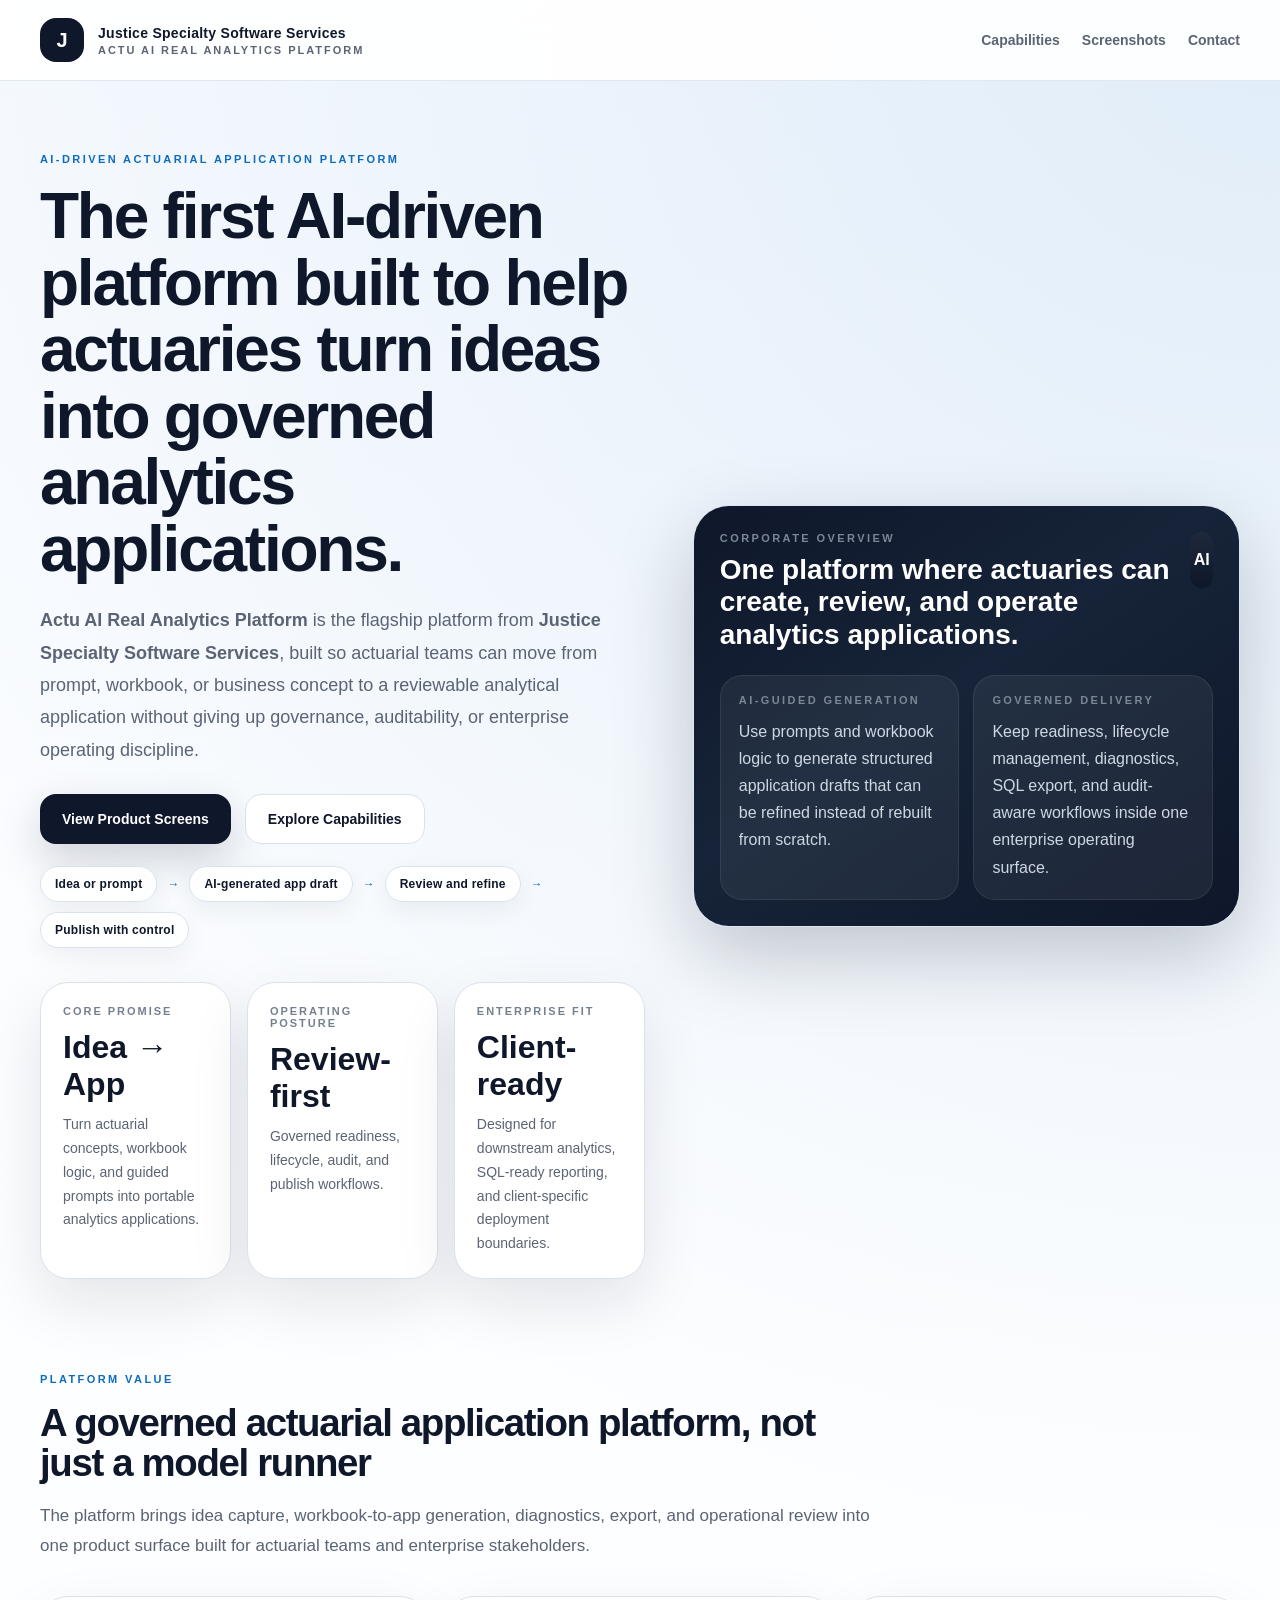
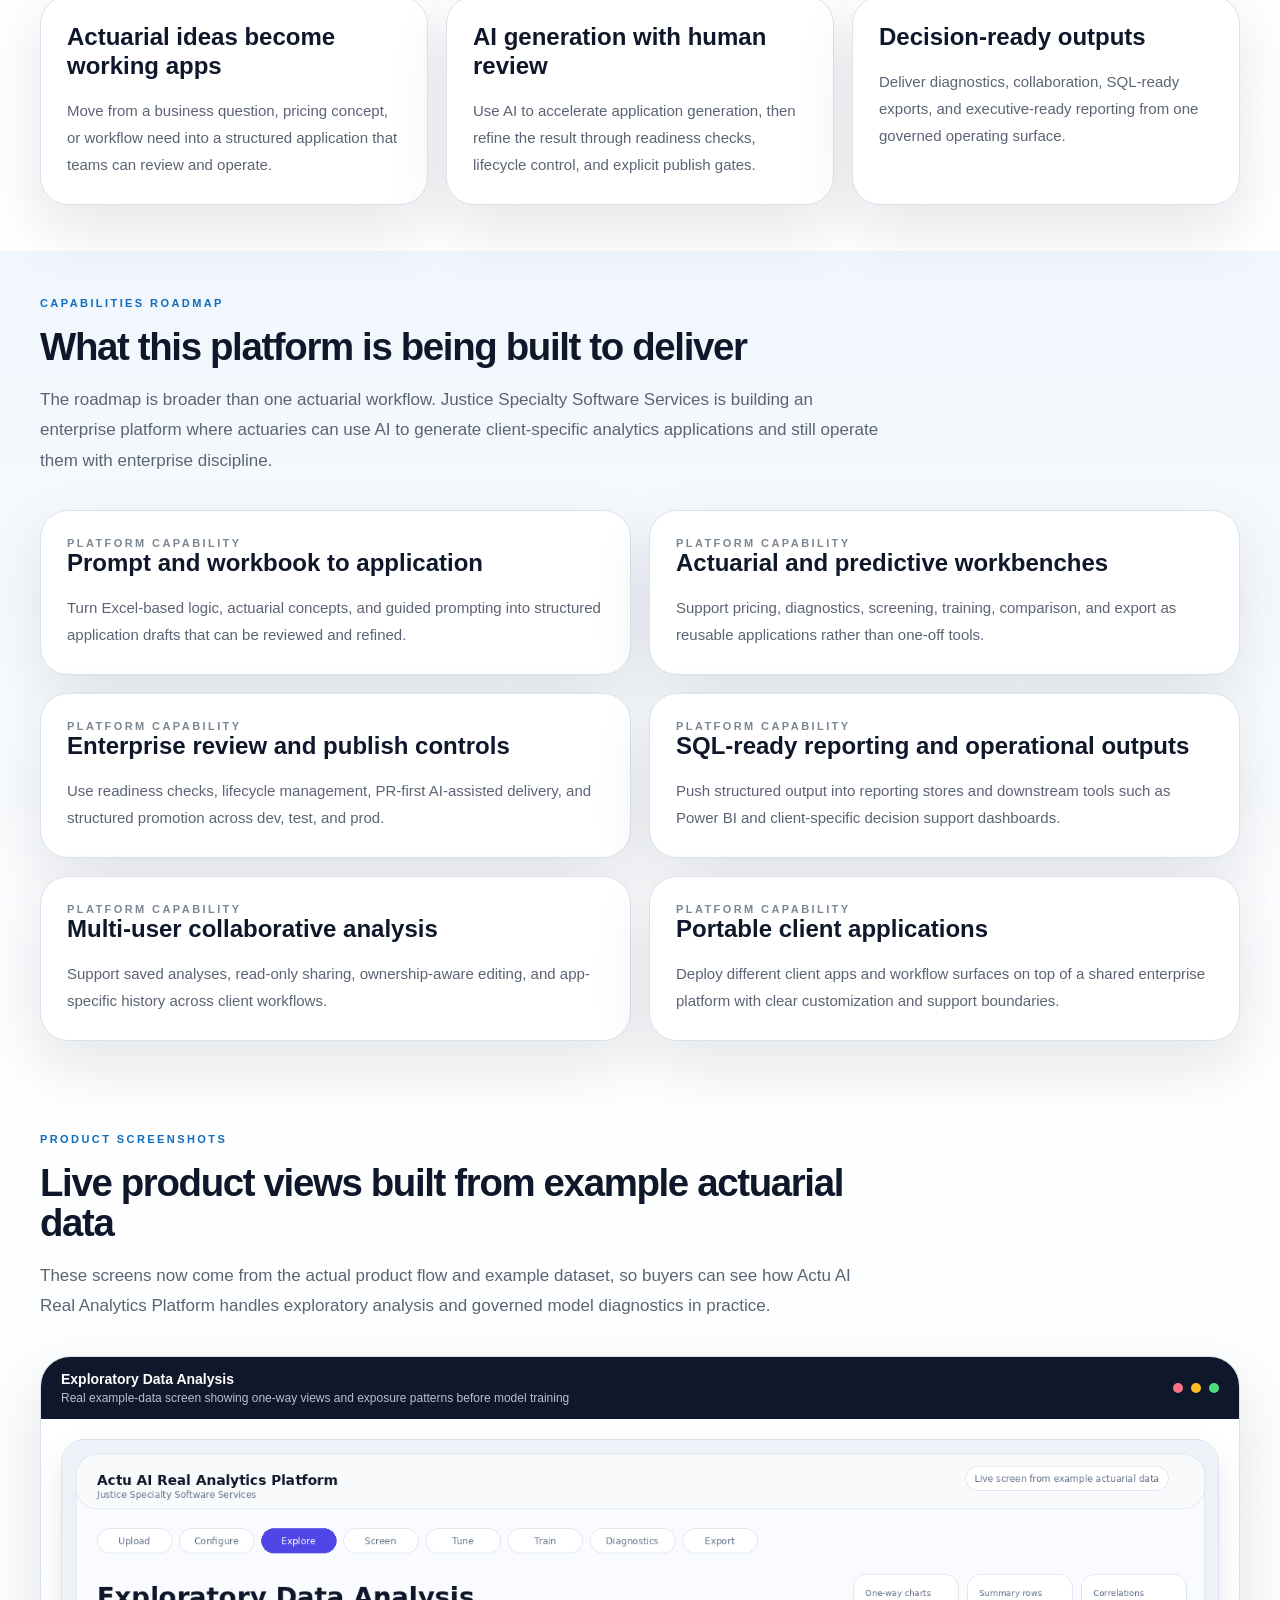
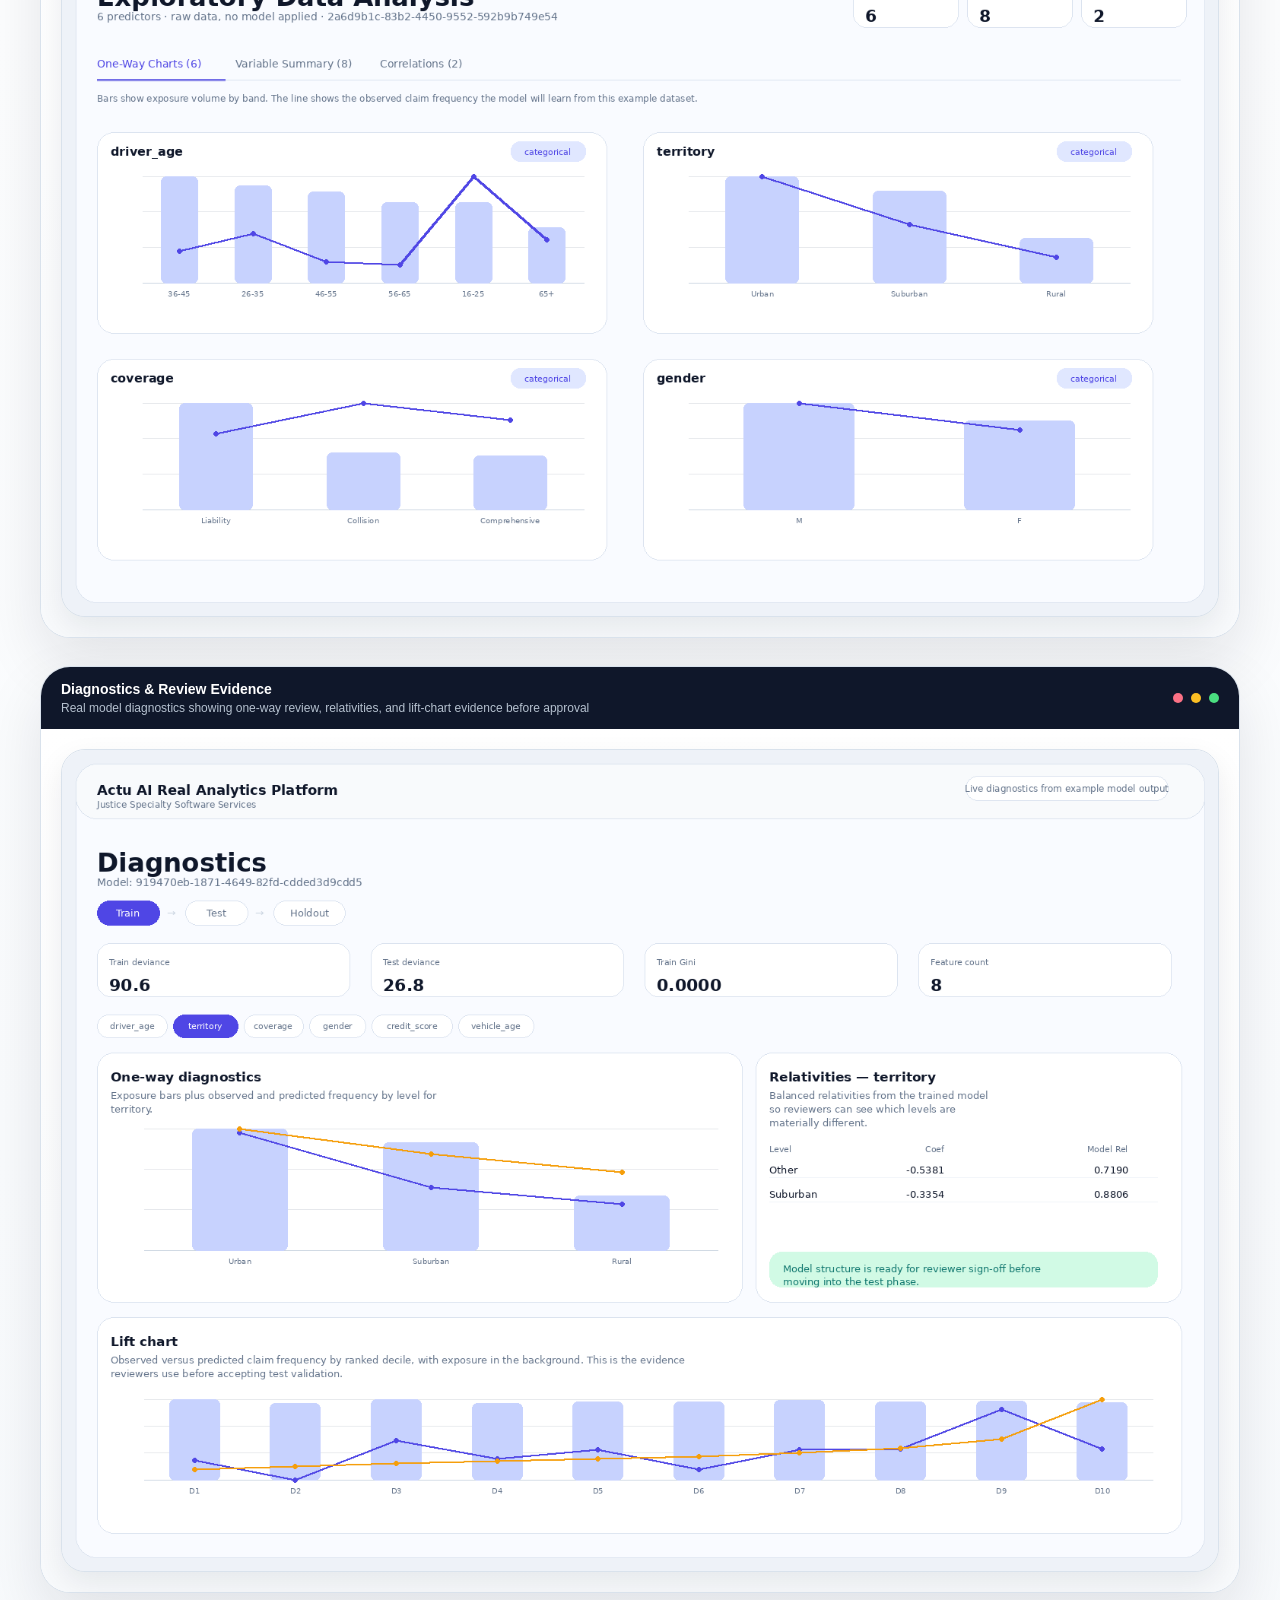
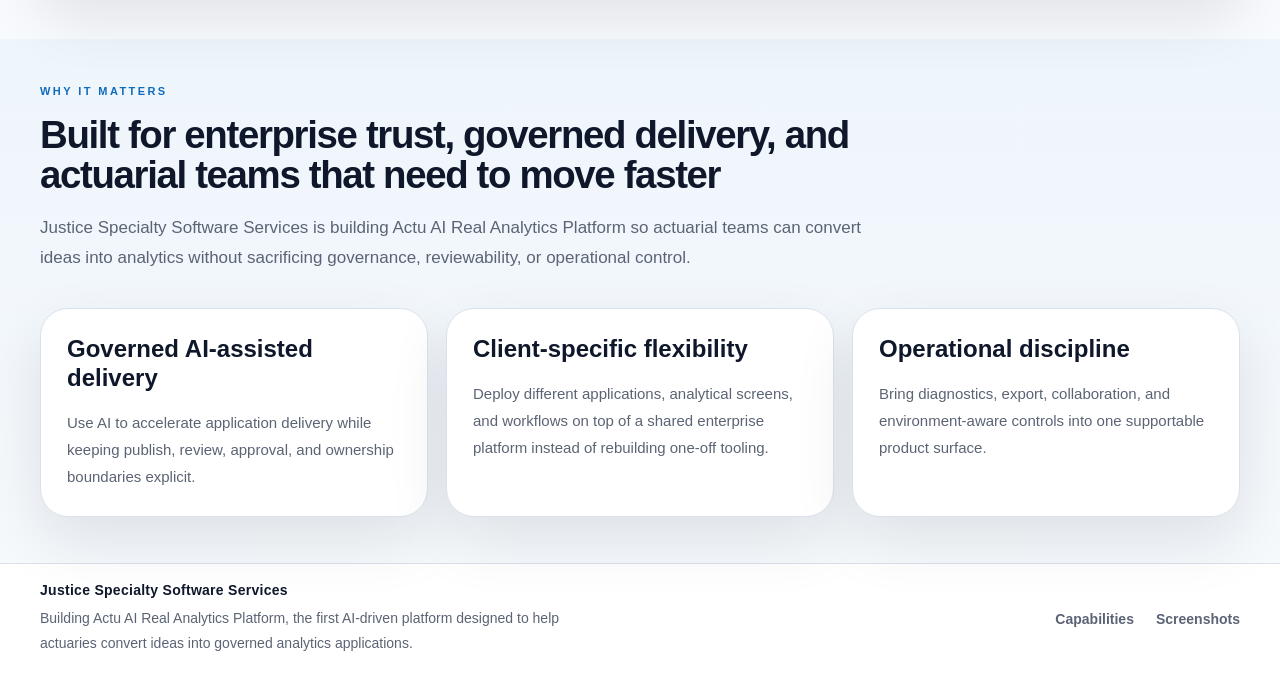
<file: index.html>
<!doctype html>
<html lang="en">
  <head>
    <meta charset="UTF-8" />
    <meta name="viewport" content="width=device-width, initial-scale=1.0" />
    <title>Justice Specialty Software Services | Actu AI Real Analytics Platform</title>
    <meta
      name="description"
      content="Justice Specialty Software Services builds Actu AI Real Analytics Platform, the first AI-driven platform designed to help actuaries turn ideas, workbook logic, and reviewable prompts into governed analytics applications."
    />
    <link rel="stylesheet" href="./styles.css" />
  </head>
  <body>
    <header class="site-header">
      <div class="shell header-shell">
        <div class="brand">
          <div class="brand-mark">J</div>
          <div>
            <div class="brand-name">Justice Specialty Software Services</div>
            <div class="brand-product">Actu AI Real Analytics Platform</div>
          </div>
        </div>
        <nav class="header-links">
          <a href="#capabilities">Capabilities</a>
          <a href="#screenshots">Screenshots</a>
          <a href="#contact">Contact</a>
        </nav>
      </div>
    </header>

    <main>
      <section class="hero">
        <div class="shell hero-grid">
          <div>
            <div class="eyebrow">AI-driven actuarial application platform</div>
            <h1>
              The first AI-driven platform built to help actuaries turn ideas into governed analytics applications.
            </h1>
            <p class="hero-copy">
              <strong>Actu AI Real Analytics Platform</strong> is the flagship platform from
              <strong>Justice Specialty Software Services</strong>, built so actuarial teams can move from prompt,
              workbook, or business concept to a reviewable analytical application without giving up governance,
              auditability, or enterprise operating discipline.
            </p>
            <div class="hero-actions">
              <a class="button button-primary" href="#screenshots">View Product Screens</a>
              <a class="button button-secondary" href="#capabilities">Explore Capabilities</a>
            </div>
            <div class="idea-flow">
              <div class="flow-chip">Idea or prompt</div>
              <div class="flow-arrow">→</div>
              <div class="flow-chip">AI-generated app draft</div>
              <div class="flow-arrow">→</div>
              <div class="flow-chip">Review and refine</div>
              <div class="flow-arrow">→</div>
              <div class="flow-chip">Publish with control</div>
            </div>
            <div class="hero-metrics">
              <div class="metric-card">
                <div class="metric-label">Core promise</div>
                <div class="metric-value">Idea → App</div>
                <p>Turn actuarial concepts, workbook logic, and guided prompts into portable analytics applications.</p>
              </div>
              <div class="metric-card">
                <div class="metric-label">Operating posture</div>
                <div class="metric-value">Review-first</div>
                <p>Governed readiness, lifecycle, audit, and publish workflows.</p>
              </div>
              <div class="metric-card">
                <div class="metric-label">Enterprise fit</div>
                <div class="metric-value">Client-ready</div>
                <p>Designed for downstream analytics, SQL-ready reporting, and client-specific deployment boundaries.</p>
              </div>
            </div>
          </div>
          <div class="hero-panel">
            <div class="hero-panel-header">
              <div>
                <div class="panel-kicker">Corporate overview</div>
                <h2>One platform where actuaries can create, review, and operate analytics applications.</h2>
              </div>
              <div class="hero-mark">AI</div>
            </div>
            <div class="hero-panel-grid">
              <div class="hero-panel-card">
                <div class="panel-kicker">AI-guided generation</div>
                <p>Use prompts and workbook logic to generate structured application drafts that can be refined instead of rebuilt from scratch.</p>
              </div>
              <div class="hero-panel-card">
                <div class="panel-kicker">Governed delivery</div>
                <p>Keep readiness, lifecycle management, diagnostics, SQL export, and audit-aware workflows inside one enterprise operating surface.</p>
              </div>
            </div>
          </div>
        </div>
      </section>

      <section class="section">
        <div class="shell">
          <div class="section-heading">
            <div class="eyebrow">Platform value</div>
            <h2>A governed actuarial application platform, not just a model runner</h2>
            <p>
              The platform brings idea capture, workbook-to-app generation, diagnostics, export, and operational review
              into one product surface built for actuarial teams and enterprise stakeholders.
            </p>
          </div>
          <div class="three-up">
            <article class="info-card">
              <h3>Actuarial ideas become working apps</h3>
              <p>
                Move from a business question, pricing concept, or workflow need into a structured application that teams can review and operate.
              </p>
            </article>
            <article class="info-card">
              <h3>AI generation with human review</h3>
              <p>
                Use AI to accelerate application generation, then refine the result through readiness checks, lifecycle control, and explicit publish gates.
              </p>
            </article>
            <article class="info-card">
              <h3>Decision-ready outputs</h3>
              <p>
                Deliver diagnostics, collaboration, SQL-ready exports, and executive-ready reporting from one governed operating surface.
              </p>
            </article>
          </div>
        </div>
      </section>

      <section id="capabilities" class="section section-alt">
        <div class="shell">
          <div class="section-heading">
            <div class="eyebrow">Capabilities roadmap</div>
            <h2>What this platform is being built to deliver</h2>
            <p>
              The roadmap is broader than one actuarial workflow. Justice Specialty Software Services is building
              an enterprise platform where actuaries can use AI to generate client-specific analytics applications
              and still operate them with enterprise discipline.
            </p>
          </div>
          <div class="capabilities-grid">
            <article class="capability-card">
              <div class="panel-kicker">Platform capability</div>
              <h3>Prompt and workbook to application</h3>
              <p>Turn Excel-based logic, actuarial concepts, and guided prompting into structured application drafts that can be reviewed and refined.</p>
            </article>
            <article class="capability-card">
              <div class="panel-kicker">Platform capability</div>
              <h3>Actuarial and predictive workbenches</h3>
              <p>Support pricing, diagnostics, screening, training, comparison, and export as reusable applications rather than one-off tools.</p>
            </article>
            <article class="capability-card">
              <div class="panel-kicker">Platform capability</div>
              <h3>Enterprise review and publish controls</h3>
              <p>Use readiness checks, lifecycle management, PR-first AI-assisted delivery, and structured promotion across dev, test, and prod.</p>
            </article>
            <article class="capability-card">
              <div class="panel-kicker">Platform capability</div>
              <h3>SQL-ready reporting and operational outputs</h3>
              <p>Push structured output into reporting stores and downstream tools such as Power BI and client-specific decision support dashboards.</p>
            </article>
            <article class="capability-card">
              <div class="panel-kicker">Platform capability</div>
              <h3>Multi-user collaborative analysis</h3>
              <p>Support saved analyses, read-only sharing, ownership-aware editing, and app-specific history across client workflows.</p>
            </article>
            <article class="capability-card">
              <div class="panel-kicker">Platform capability</div>
              <h3>Portable client applications</h3>
              <p>Deploy different client apps and workflow surfaces on top of a shared enterprise platform with clear customization and support boundaries.</p>
            </article>
          </div>
        </div>
      </section>

      <section id="screenshots" class="section">
        <div class="shell">
          <div class="section-heading">
            <div class="eyebrow">Product screenshots</div>
            <h2>Live product views built from example actuarial data</h2>
            <p>
              These screens now come from the actual product flow and example dataset, so buyers can see how
              Actu AI Real Analytics Platform handles exploratory analysis and governed model diagnostics in practice.
            </p>
          </div>
          <div class="screenshot-stack">
            <article class="shot-frame">
              <div class="shot-header">
                <div>
                    <div class="shot-title">Exploratory Data Analysis</div>
                    <div class="shot-subtitle">Real example-data screen showing one-way views and exposure patterns before model training</div>
                </div>
                <div class="shot-lights"><span></span><span></span><span></span></div>
              </div>
              <div class="shot-body">
                <img class="shot-image" src="./assets/eda-screen.png" alt="Actu AI exploratory data analysis screen with one-way charts built from example actuarial data" />
              </div>
            </article>

            <article class="shot-frame">
              <div class="shot-header">
                <div>
                    <div class="shot-title">Diagnostics &amp; Review Evidence</div>
                    <div class="shot-subtitle">Real model diagnostics showing one-way review, relativities, and lift-chart evidence before approval</div>
                </div>
                <div class="shot-lights"><span></span><span></span><span></span></div>
              </div>
              <div class="shot-body">
                <img class="shot-image" src="./assets/diagnostics-screen.png" alt="Actu AI diagnostics screen with one-way chart, relativities, and lift chart built from example actuarial model output" />
              </div>
            </article>
          </div>
        </div>
      </section>

      <section class="section section-alt">
        <div class="shell">
          <div class="section-heading">
            <div class="eyebrow">Why it matters</div>
            <h2>Built for enterprise trust, governed delivery, and actuarial teams that need to move faster</h2>
            <p>
              Justice Specialty Software Services is building Actu AI Real Analytics Platform so actuarial teams can
              convert ideas into analytics without sacrificing governance, reviewability, or operational control.
            </p>
          </div>
          <div class="three-up">
            <article class="info-card">
              <h3>Governed AI-assisted delivery</h3>
              <p>Use AI to accelerate application delivery while keeping publish, review, approval, and ownership boundaries explicit.</p>
            </article>
            <article class="info-card">
              <h3>Client-specific flexibility</h3>
              <p>Deploy different applications, analytical screens, and workflows on top of a shared enterprise platform instead of rebuilding one-off tooling.</p>
            </article>
            <article class="info-card">
              <h3>Operational discipline</h3>
              <p>Bring diagnostics, export, collaboration, and environment-aware controls into one supportable product surface.</p>
            </article>
          </div>
        </div>
      </section>
    </main>

    <footer id="contact" class="site-footer">
      <div class="shell footer-shell">
        <div>
          <div class="brand-name">Justice Specialty Software Services</div>
          <p class="footer-copy">
            Building Actu AI Real Analytics Platform, the first AI-driven platform designed to help actuaries convert ideas into governed analytics applications.
          </p>
        </div>
        <div class="footer-links">
          <a href="#capabilities">Capabilities</a>
          <a href="#screenshots">Screenshots</a>
        </div>
      </div>
    </footer>
  </body>
</html>
</file>
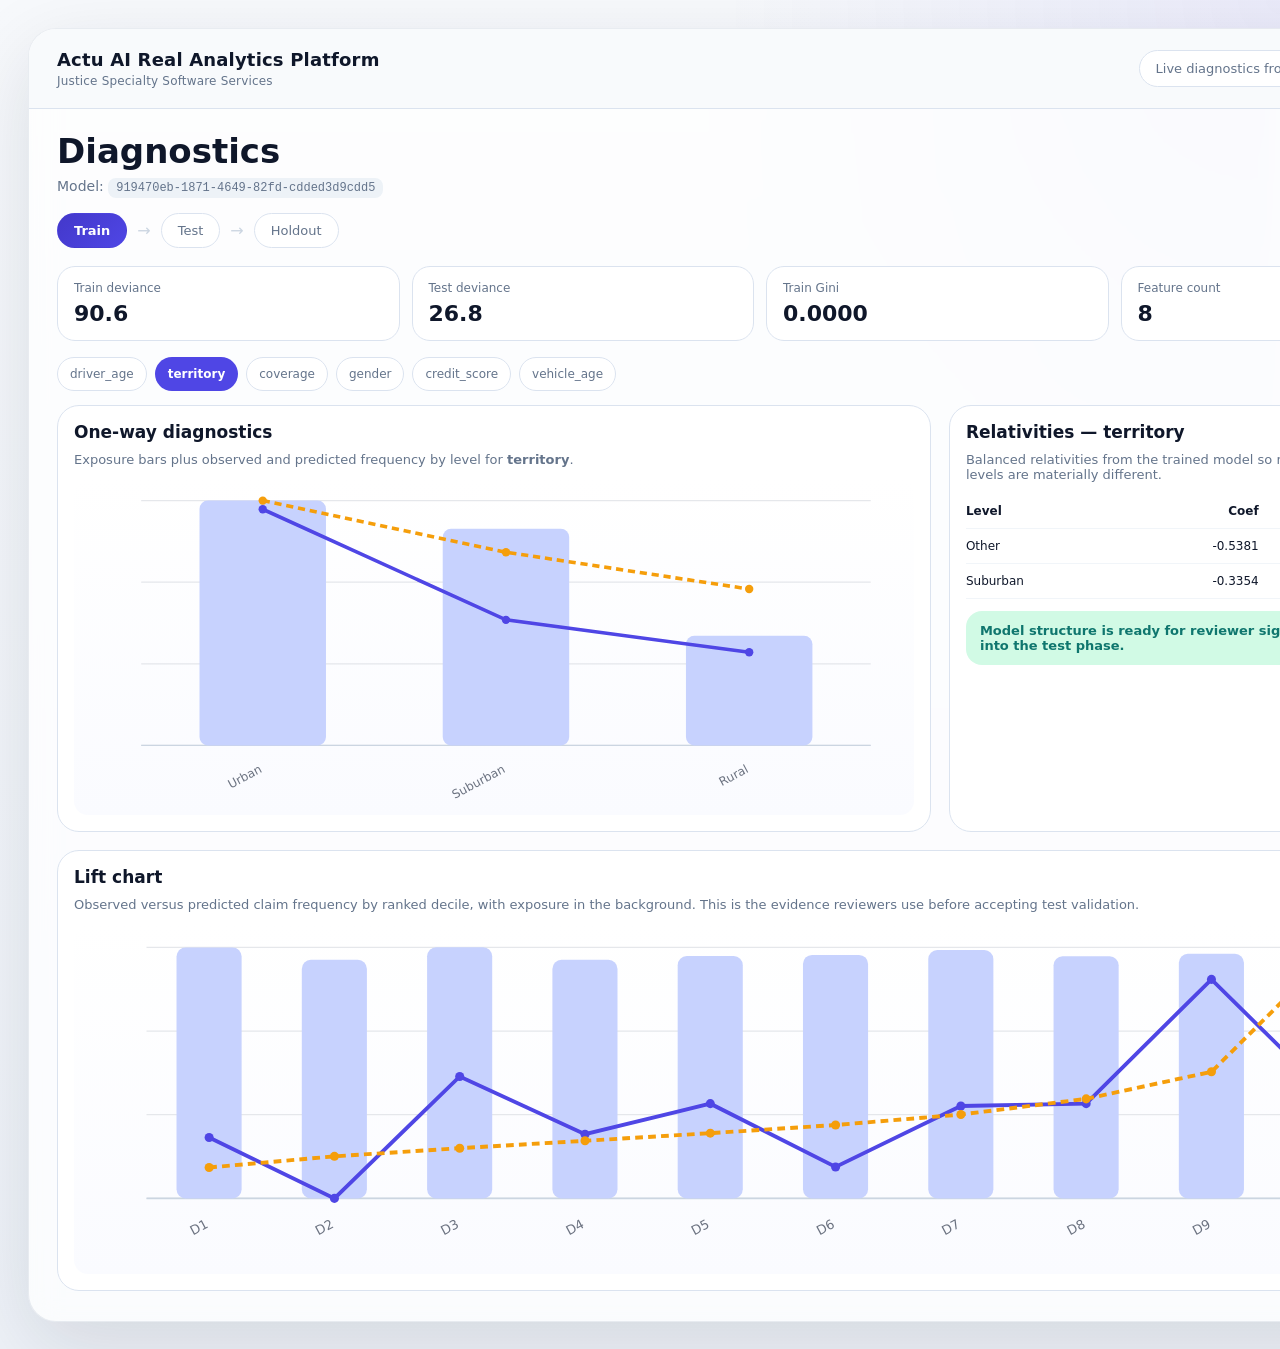
<file: screens/diagnostics-live.html>
<!doctype html>
<html lang="en">
  <head>
    <meta charset="utf-8" />
    <meta name="viewport" content="width=device-width, initial-scale=1" />
    <title>Actu AI Diagnostics Screen</title>
    <style>
      :root {
        --bg: #eef2f8;
        --panel: #ffffff;
        --ink: #0f172a;
        --muted: #64748b;
        --line: #dbe3ef;
        --primary: #4f46e5;
        --primary-soft: #e0e7ff;
        --ok: #0f766e;
        --ok-soft: #d1fae5;
      }
      * { box-sizing: border-box; }
      body {
        margin: 0;
        font-family: "Segoe UI", Inter, system-ui, sans-serif;
        background:
          radial-gradient(circle at top right, rgba(79, 70, 229, 0.08), transparent 30%),
          linear-gradient(180deg, #f7f9fc 0%, var(--bg) 100%);
        color: var(--ink);
      }
      .frame { width: 1520px; min-height: 1020px; margin: 0 auto; padding: 28px; }
      .app-shell {
        border: 1px solid rgba(148, 163, 184, 0.2);
        border-radius: 28px;
        overflow: hidden;
        background: rgba(255,255,255,0.72);
        box-shadow: 0 24px 80px rgba(15, 23, 42, 0.12);
        backdrop-filter: blur(14px);
      }
      .topbar {
        display: flex;
        align-items: center;
        justify-content: space-between;
        padding: 20px 28px;
        border-bottom: 1px solid var(--line);
        background: rgba(248, 250, 252, 0.88);
      }
      .brand { font-weight: 700; font-size: 18px; letter-spacing: 0.01em; }
      .brand small { display: block; color: var(--muted); font-size: 12px; margin-top: 4px; font-weight: 500; }
      .header-note { font-size: 13px; color: var(--muted); padding: 10px 16px; border-radius: 999px; background: #fff; border: 1px solid var(--line); }
      .content { padding: 24px 28px 30px; }
      h1 { margin: 0; font-size: 34px; line-height: 1.1; }
      .sub { margin-top: 8px; color: var(--muted); font-size: 14px; }
      code { background: #edf2f7; border-radius: 8px; padding: 3px 8px; font-family: ui-monospace, SFMono-Regular, Menlo, monospace; font-size: 12px; }
      .phase-row { display: flex; align-items: center; gap: 10px; margin: 18px 0; }
      .phase { padding: 9px 16px; border-radius: 999px; font-size: 13px; border: 1px solid var(--line); color: var(--muted); background: #fff; }
      .phase.active { background: linear-gradient(135deg, #4338ca 0%, #4f46e5 100%); color: #fff; border-color: transparent; font-weight: 700; }
      .arrow { color: #cbd5e1; }
      .stat-strip {
        display: grid;
        grid-template-columns: repeat(4, 1fr);
        gap: 12px;
        margin-bottom: 16px;
      }
      .stat { background: var(--panel); border: 1px solid var(--line); border-radius: 18px; padding: 14px 16px; }
      .stat span { display: block; color: var(--muted); font-size: 12px; margin-bottom: 6px; }
      .stat strong { font-size: 22px; }
      .vars { display: flex; gap: 8px; flex-wrap: wrap; margin-bottom: 14px; }
      .var-pill { padding: 9px 12px; border-radius: 999px; background: #fff; color: var(--muted); border: 1px solid var(--line); font-size: 12px; }
      .var-pill.active { background: var(--primary); color: #fff; border-color: transparent; font-weight: 700; }
      .grid {
        display: grid;
        grid-template-columns: 1.7fr 1fr;
        gap: 18px;
        margin-bottom: 18px;
      }
      .panel {
        background: var(--panel);
        border: 1px solid var(--line);
        border-radius: 22px;
        padding: 16px;
      }
      .panel h2 { margin: 0 0 10px; font-size: 17px; }
      .panel-copy { color: var(--muted); font-size: 13px; margin-bottom: 12px; }
      .chart-svg { width: 100%; display: block; background: linear-gradient(180deg, #fff 0%, #fafbff 100%); border-radius: 14px; }
      .rel-table { width: 100%; border-collapse: collapse; font-size: 12px; }
      .rel-table th, .rel-table td { padding: 10px 0; border-bottom: 1px solid #f1f5f9; text-align: right; }
      .rel-table th:first-child, .rel-table td:first-child { text-align: left; }
      .note {
        margin-top: 12px;
        padding: 12px 14px;
        border-radius: 16px;
        background: var(--ok-soft);
        color: var(--ok);
        font-size: 13px;
        font-weight: 600;
      }
    </style>
  </head>
  <body>
    <div class="frame">
      <div class="app-shell">
        <div class="topbar">
          <div class="brand">Actu AI Real Analytics Platform<small>Justice Specialty Software Services</small></div>
          <div class="header-note">Live diagnostics from example model output</div>
        </div>
        <div class="content">
          <h1>Diagnostics</h1>
          <div class="sub">Model: <code>919470eb-1871-4649-82fd-cdded3d9cdd5</code></div>

          <div class="phase-row">
            <div class="phase active">Train</div>
            <div class="arrow">→</div>
            <div class="phase">Test</div>
            <div class="arrow">→</div>
            <div class="phase">Holdout</div>
          </div>

          <div class="stat-strip">
            <div class="stat"><span>Train deviance</span><strong>90.6</strong></div>
            <div class="stat"><span>Test deviance</span><strong>26.8</strong></div>
            <div class="stat"><span>Train Gini</span><strong>0.0000</strong></div>
            <div class="stat"><span>Feature count</span><strong>8</strong></div>
          </div>

          <div class="vars"><div class="var-pill">driver_age</div><div class="var-pill active">territory</div><div class="var-pill">coverage</div><div class="var-pill">gender</div><div class="var-pill">credit_score</div><div class="var-pill">vehicle_age</div></div>

          <div class="grid">
            <section class="panel">
              <h2>One-way diagnostics</h2>
              <div class="panel-copy">Exposure bars plus observed and predicted frequency by level for <strong>territory</strong>.</div>
              <svg viewBox="0 0 700 280" class="chart-svg" role="img" aria-label="chart"><line x1="56" y1="18.0" x2="664" y2="18.0" stroke="#e5e7eb" stroke-width="1" /><line x1="56" y1="86.0" x2="664" y2="86.0" stroke="#e5e7eb" stroke-width="1" /><line x1="56" y1="154.0" x2="664" y2="154.0" stroke="#e5e7eb" stroke-width="1" /><line x1="56" y1="222.0" x2="664" y2="222.0" stroke="#e5e7eb" stroke-width="1" /><line x1="56" y1="222" x2="664" y2="222" stroke="#cbd5e1" stroke-width="1.2" /><rect x="104.6" y="18.0" width="105.4" height="204.0" rx="7" fill="#c7d2fe" /><rect x="307.3" y="41.4" width="105.4" height="180.6" rx="7" fill="#c7d2fe" /><rect x="510.0" y="130.7" width="105.4" height="91.3" rx="7" fill="#c7d2fe" /><polyline fill="none" stroke="#4f46e5" stroke-width="3" points="157.3,25.2 360.0,117.4 562.7,144.4" /><polyline fill="none" stroke="#f59e0b" stroke-width="3" stroke-dasharray="6 4" points="157.3,18.0 360.0,61.0 562.7,91.7" /><circle cx="157.3" cy="25.2" r="3.5" fill="#4f46e5" /><circle cx="360.0" cy="117.4" r="3.5" fill="#4f46e5" /><circle cx="562.7" cy="144.4" r="3.5" fill="#4f46e5" /><circle cx="157.3" cy="18.0" r="3.5" fill="#f59e0b" /><circle cx="360.0" cy="61.0" r="3.5" fill="#f59e0b" /><circle cx="562.7" cy="91.7" r="3.5" fill="#f59e0b" /><text x="157.3" y="244.0" text-anchor="end" font-size="10" fill="#6b7280" transform="rotate(-28 157.3 244.0)">Urban</text><text x="360.0" y="244.0" text-anchor="end" font-size="10" fill="#6b7280" transform="rotate(-28 360.0 244.0)">Suburban</text><text x="562.7" y="244.0" text-anchor="end" font-size="10" fill="#6b7280" transform="rotate(-28 562.7 244.0)">Rural</text></svg>
            </section>
            <section class="panel">
              <h2>Relativities — territory</h2>
              <div class="panel-copy">Balanced relativities from the trained model so reviewers can see which levels are materially different.</div>
              <table class="rel-table">
                <thead><tr><th>Level</th><th>Coef</th><th>Model Rel</th></tr></thead>
                <tbody><tr><td>Other</td><td>-0.5381</td><td>0.7190</td></tr><tr><td>Suburban</td><td>-0.3354</td><td>0.8806</td></tr></tbody>
              </table>
              <div class="note">Model structure is ready for reviewer sign-off before moving into the test phase.</div>
            </section>
          </div>

          <section class="panel">
            <h2>Lift chart</h2>
            <div class="panel-copy">Observed versus predicted claim frequency by ranked decile, with exposure in the background. This is the evidence reviewers use before accepting test validation.</div>
            <svg viewBox="0 0 1060 270" class="chart-svg" role="img" aria-label="chart"><line x1="56" y1="18.0" x2="1024" y2="18.0" stroke="#e5e7eb" stroke-width="1" /><line x1="56" y1="82.7" x2="1024" y2="82.7" stroke="#e5e7eb" stroke-width="1" /><line x1="56" y1="147.3" x2="1024" y2="147.3" stroke="#e5e7eb" stroke-width="1" /><line x1="56" y1="212.0" x2="1024" y2="212.0" stroke="#e5e7eb" stroke-width="1" /><line x1="56" y1="212" x2="1024" y2="212" stroke="#cbd5e1" stroke-width="1.2" /><rect x="79.2" y="18.2" width="50.3" height="193.8" rx="7" fill="#c7d2fe" /><rect x="176.0" y="27.7" width="50.3" height="184.3" rx="7" fill="#c7d2fe" /><rect x="272.8" y="18.0" width="50.3" height="194.0" rx="7" fill="#c7d2fe" /><rect x="369.6" y="27.7" width="50.3" height="184.3" rx="7" fill="#c7d2fe" /><rect x="466.4" y="24.8" width="50.3" height="187.2" rx="7" fill="#c7d2fe" /><rect x="563.2" y="23.9" width="50.3" height="188.1" rx="7" fill="#c7d2fe" /><rect x="660.0" y="20.1" width="50.3" height="191.9" rx="7" fill="#c7d2fe" /><rect x="756.8" y="24.9" width="50.3" height="187.1" rx="7" fill="#c7d2fe" /><rect x="853.6" y="23.0" width="50.3" height="189.0" rx="7" fill="#c7d2fe" /><rect x="950.4" y="25.8" width="50.3" height="186.2" rx="7" fill="#c7d2fe" /><polyline fill="none" stroke="#4f46e5" stroke-width="3" points="104.4,164.9 201.2,212.0 298.0,117.8 394.8,162.4 491.6,138.8 588.4,187.7 685.2,140.6 782.0,138.8 878.8,42.8 975.6,138.4" /><polyline fill="none" stroke="#f59e0b" stroke-width="3" stroke-dasharray="6 4" points="104.4,188.1 201.2,179.5 298.0,173.2 394.8,167.5 491.6,161.6 588.4,155.3 685.2,147.2 782.0,135.1 878.8,114.2 975.6,18.0" /><circle cx="104.4" cy="164.9" r="3.5" fill="#4f46e5" /><circle cx="201.2" cy="212.0" r="3.5" fill="#4f46e5" /><circle cx="298.0" cy="117.8" r="3.5" fill="#4f46e5" /><circle cx="394.8" cy="162.4" r="3.5" fill="#4f46e5" /><circle cx="491.6" cy="138.8" r="3.5" fill="#4f46e5" /><circle cx="588.4" cy="187.7" r="3.5" fill="#4f46e5" /><circle cx="685.2" cy="140.6" r="3.5" fill="#4f46e5" /><circle cx="782.0" cy="138.8" r="3.5" fill="#4f46e5" /><circle cx="878.8" cy="42.8" r="3.5" fill="#4f46e5" /><circle cx="975.6" cy="138.4" r="3.5" fill="#4f46e5" /><circle cx="104.4" cy="188.1" r="3.5" fill="#f59e0b" /><circle cx="201.2" cy="179.5" r="3.5" fill="#f59e0b" /><circle cx="298.0" cy="173.2" r="3.5" fill="#f59e0b" /><circle cx="394.8" cy="167.5" r="3.5" fill="#f59e0b" /><circle cx="491.6" cy="161.6" r="3.5" fill="#f59e0b" /><circle cx="588.4" cy="155.3" r="3.5" fill="#f59e0b" /><circle cx="685.2" cy="147.2" r="3.5" fill="#f59e0b" /><circle cx="782.0" cy="135.1" r="3.5" fill="#f59e0b" /><circle cx="878.8" cy="114.2" r="3.5" fill="#f59e0b" /><circle cx="975.6" cy="18.0" r="3.5" fill="#f59e0b" /><text x="104.4" y="234.0" text-anchor="end" font-size="10" fill="#6b7280" transform="rotate(-28 104.4 234.0)">D1</text><text x="201.2" y="234.0" text-anchor="end" font-size="10" fill="#6b7280" transform="rotate(-28 201.2 234.0)">D2</text><text x="298.0" y="234.0" text-anchor="end" font-size="10" fill="#6b7280" transform="rotate(-28 298.0 234.0)">D3</text><text x="394.8" y="234.0" text-anchor="end" font-size="10" fill="#6b7280" transform="rotate(-28 394.8 234.0)">D4</text><text x="491.6" y="234.0" text-anchor="end" font-size="10" fill="#6b7280" transform="rotate(-28 491.6 234.0)">D5</text><text x="588.4" y="234.0" text-anchor="end" font-size="10" fill="#6b7280" transform="rotate(-28 588.4 234.0)">D6</text><text x="685.2" y="234.0" text-anchor="end" font-size="10" fill="#6b7280" transform="rotate(-28 685.2 234.0)">D7</text><text x="782.0" y="234.0" text-anchor="end" font-size="10" fill="#6b7280" transform="rotate(-28 782.0 234.0)">D8</text><text x="878.8" y="234.0" text-anchor="end" font-size="10" fill="#6b7280" transform="rotate(-28 878.8 234.0)">D9</text><text x="975.6" y="234.0" text-anchor="end" font-size="10" fill="#6b7280" transform="rotate(-28 975.6 234.0)">D10</text></svg>
          </section>
        </div>
      </div>
    </div>
  </body>
</html>
</file>
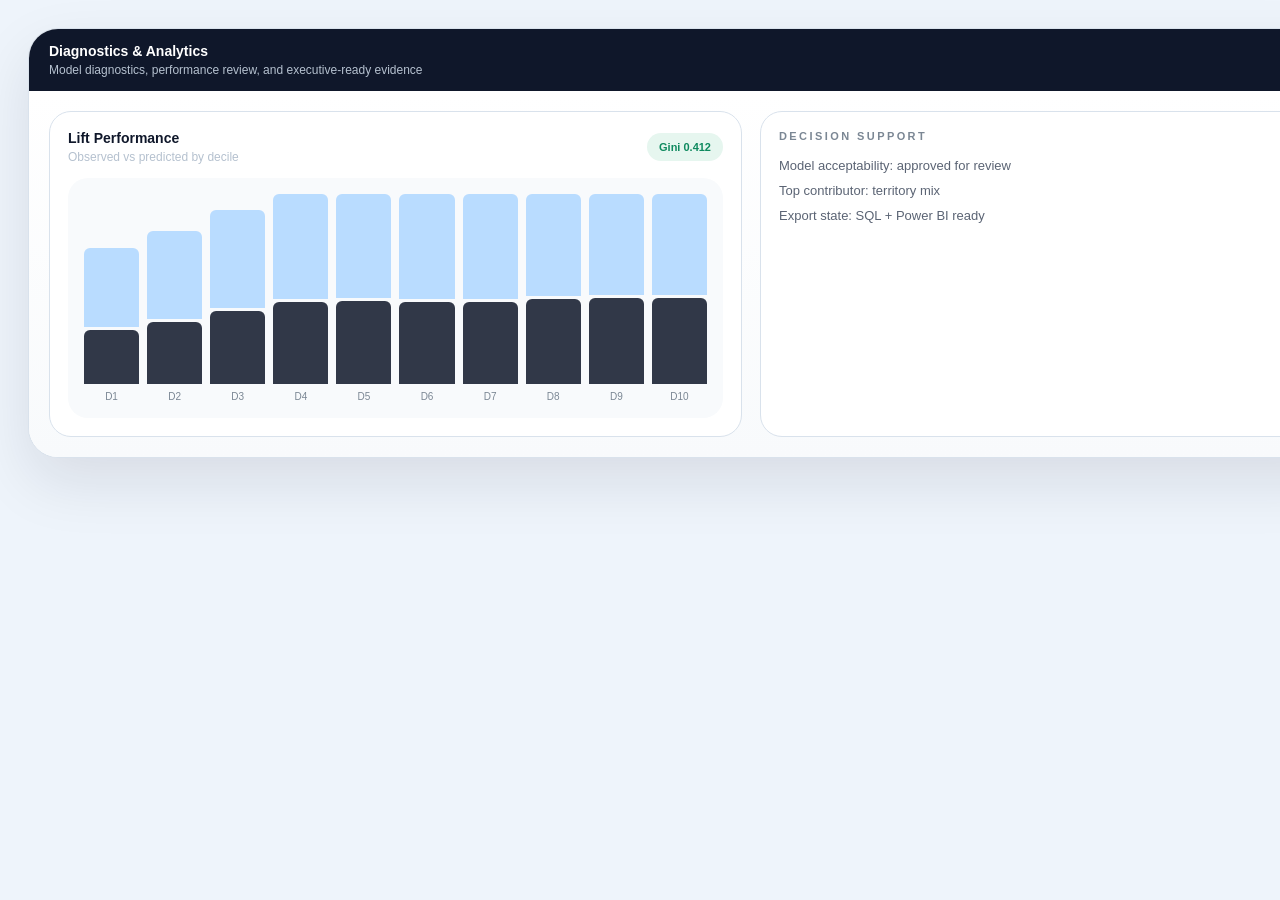
<file: screens/diagnostics.html>
<!doctype html>
<html lang="en">
  <head>
    <meta charset="UTF-8" />
    <meta name="viewport" content="width=device-width, initial-scale=1.0" />
    <title>Diagnostics Screenshot</title>
    <link rel="stylesheet" href="../styles.css" />
    <style>
      body { background: #eef4fb; padding: 28px; }
      .capture { width: 1320px; margin: 0 auto; }
    </style>
  </head>
  <body>
    <div class="capture">
      <article class="shot-frame">
        <div class="shot-header">
          <div>
            <div class="shot-title">Diagnostics &amp; Analytics</div>
            <div class="shot-subtitle">Model diagnostics, performance review, and executive-ready evidence</div>
          </div>
          <div class="shot-lights"><span></span><span></span><span></span></div>
        </div>
        <div class="shot-body diagnostics-shot">
          <div class="chart-card">
            <div class="chart-head">
              <div>
                <div class="shot-title">Lift Performance</div>
                <div class="shot-subtitle">Observed vs predicted by decile</div>
              </div>
              <span class="badge ok">Gini 0.412</span>
            </div>
            <div class="bars">
              <div><i style="height:38%"></i><b style="height:26%"></b><span>D1</span></div>
              <div><i style="height:42%"></i><b style="height:30%"></b><span>D2</span></div>
              <div><i style="height:47%"></i><b style="height:35%"></b><span>D3</span></div>
              <div><i style="height:54%"></i><b style="height:42%"></b><span>D4</span></div>
              <div><i style="height:59%"></i><b style="height:47%"></b><span>D5</span></div>
              <div><i style="height:64%"></i><b style="height:50%"></b><span>D6</span></div>
              <div><i style="height:71%"></i><b style="height:56%"></b><span>D7</span></div>
              <div><i style="height:78%"></i><b style="height:65%"></b><span>D8</span></div>
              <div><i style="height:86%"></i><b style="height:74%"></b><span>D9</span></div>
              <div><i style="height:94%"></i><b style="height:80%"></b><span>D10</span></div>
            </div>
          </div>
          <div class="review-column">
            <div class="detail-card">
              <div class="panel-kicker">Decision support</div>
              <ul class="plain-list">
                <li>Model acceptability: approved for review</li>
                <li>Top contributor: territory mix</li>
                <li>Export state: SQL + Power BI ready</li>
              </ul>
            </div>
          </div>
        </div>
      </article>
    </div>
  </body>
</html>
</file>
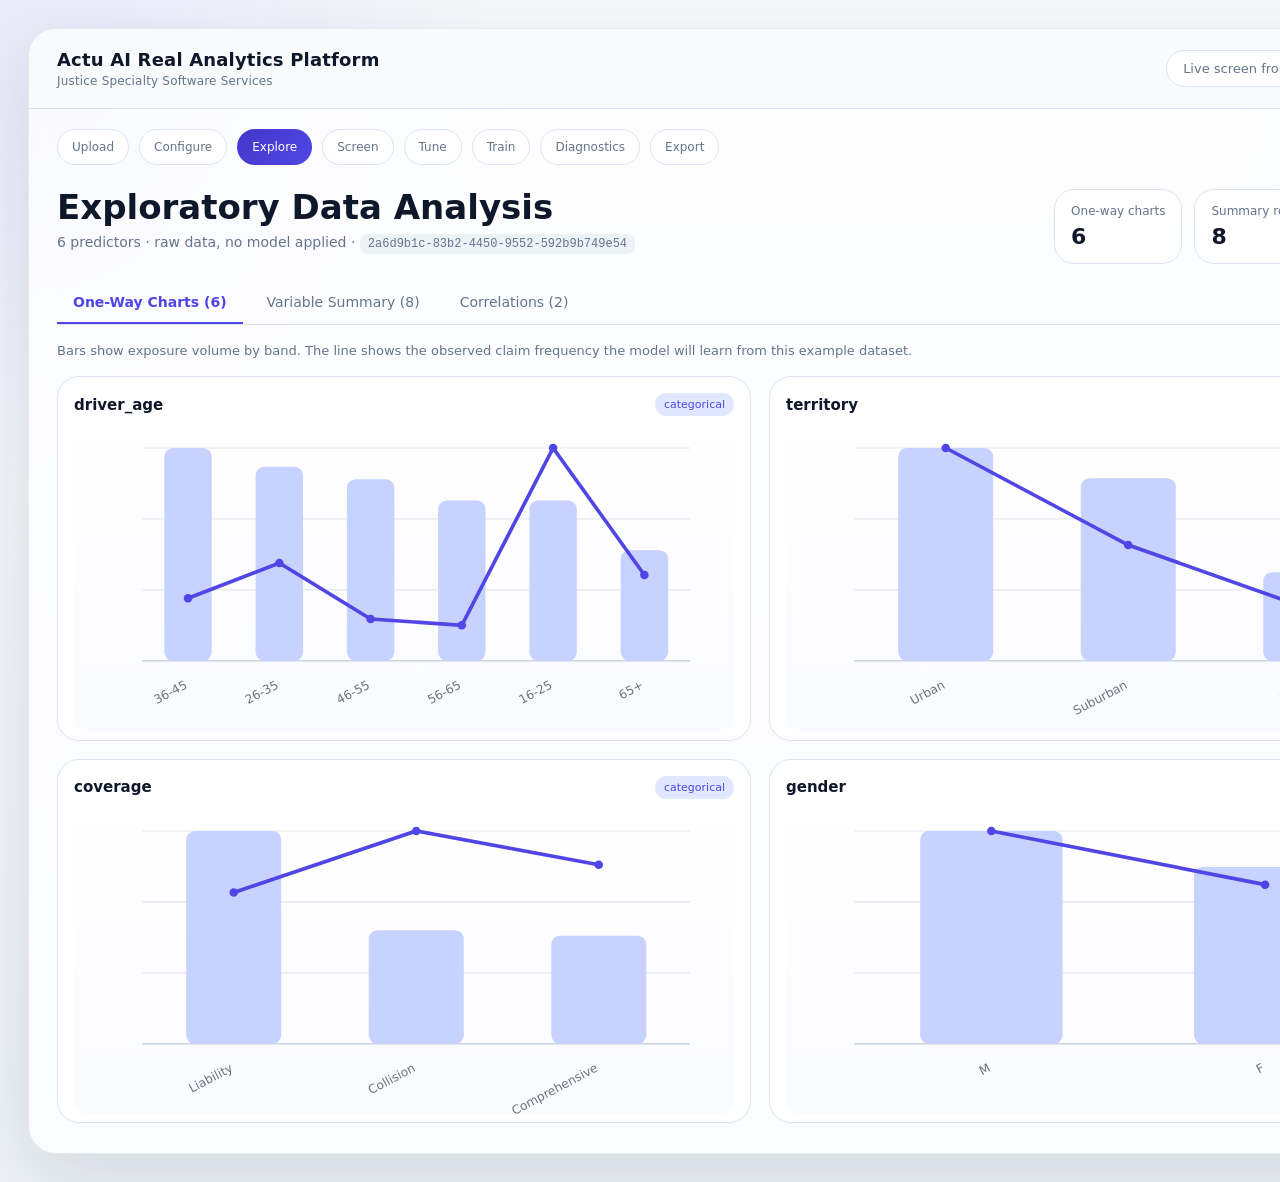
<file: screens/eda-live.html>
<!doctype html>
<html lang="en">
  <head>
    <meta charset="utf-8" />
    <meta name="viewport" content="width=device-width, initial-scale=1" />
    <title>Actu AI EDA Screen</title>
    <style>
      :root {
        --bg: #eef2f8;
        --panel: #ffffff;
        --ink: #0f172a;
        --muted: #64748b;
        --line: #dbe3ef;
        --primary: #4f46e5;
        --primary-soft: #e0e7ff;
        --accent: #f59e0b;
      }
      * { box-sizing: border-box; }
      body {
        margin: 0;
        font-family: "Segoe UI", Inter, system-ui, sans-serif;
        background:
          radial-gradient(circle at top left, rgba(79, 70, 229, 0.08), transparent 28%),
          linear-gradient(180deg, #f7f9fc 0%, var(--bg) 100%);
        color: var(--ink);
      }
      .frame {
        width: 1520px;
        min-height: 980px;
        margin: 0 auto;
        padding: 28px;
      }
      .app-shell {
        border: 1px solid rgba(148, 163, 184, 0.2);
        border-radius: 28px;
        overflow: hidden;
        background: rgba(255,255,255,0.72);
        box-shadow: 0 24px 80px rgba(15, 23, 42, 0.12);
        backdrop-filter: blur(14px);
      }
      .topbar {
        display: flex;
        align-items: center;
        justify-content: space-between;
        padding: 20px 28px;
        border-bottom: 1px solid var(--line);
        background: rgba(248, 250, 252, 0.88);
      }
      .brand { font-weight: 700; font-size: 18px; letter-spacing: 0.01em; }
      .brand small { display: block; color: var(--muted); font-size: 12px; margin-top: 4px; font-weight: 500; }
      .header-note {
        font-size: 13px; color: var(--muted); padding: 10px 16px; border-radius: 999px; background: #fff; border: 1px solid var(--line);
      }
      .workflow {
        display: flex;
        gap: 10px;
        padding: 20px 28px 0;
        flex-wrap: wrap;
      }
      .step {
        padding: 10px 14px;
        border-radius: 999px;
        font-size: 12px;
        color: var(--muted);
        border: 1px solid var(--line);
        background: #fff;
      }
      .step.active {
        color: #fff;
        background: linear-gradient(135deg, #4338ca 0%, #4f46e5 100%);
        border-color: transparent;
      }
      .content { padding: 24px 28px 30px; }
      .page-head {
        display: flex;
        align-items: flex-start;
        justify-content: space-between;
        gap: 24px;
        margin-bottom: 18px;
      }
      h1 { margin: 0; font-size: 34px; line-height: 1.1; }
      .sub { margin-top: 8px; color: var(--muted); font-size: 14px; }
      code {
        background: #edf2f7;
        border-radius: 8px;
        padding: 3px 8px;
        font-family: ui-monospace, SFMono-Regular, Menlo, monospace;
        font-size: 12px;
      }
      .summary-strip {
        min-width: 320px;
        display: grid;
        grid-template-columns: repeat(3, 1fr);
        gap: 12px;
      }
      .stat {
        background: var(--panel);
        border: 1px solid var(--line);
        border-radius: 20px;
        padding: 14px 16px;
      }
      .stat span { display: block; color: var(--muted); font-size: 12px; margin-bottom: 6px; }
      .stat strong { font-size: 22px; }
      .tabs {
        display: flex;
        gap: 8px;
        border-bottom: 1px solid var(--line);
        margin-bottom: 18px;
      }
      .tab {
        padding: 12px 16px;
        color: var(--muted);
        font-size: 14px;
        border-bottom: 2px solid transparent;
      }
      .tab.active {
        color: var(--primary);
        border-bottom-color: var(--primary);
        font-weight: 700;
      }
      .helper {
        margin: 0 0 18px;
        color: var(--muted);
        font-size: 13px;
      }
      .chart-grid {
        display: grid;
        grid-template-columns: 1fr 1fr;
        gap: 18px;
      }
      .viz-card {
        background: var(--panel);
        border: 1px solid var(--line);
        border-radius: 22px;
        padding: 16px 16px 8px;
      }
      .viz-card-head {
        display: flex;
        align-items: center;
        justify-content: space-between;
        margin-bottom: 10px;
      }
      .viz-title { font-weight: 700; font-size: 15px; }
      .viz-badge {
        font-size: 11px;
        color: var(--primary);
        background: var(--primary-soft);
        border-radius: 999px;
        padding: 5px 9px;
        text-transform: lowercase;
      }
      .chart-svg {
        width: 100%;
        display: block;
        background: linear-gradient(180deg, #fff 0%, #fafbff 100%);
        border-radius: 14px;
      }
    </style>
  </head>
  <body>
    <div class="frame">
      <div class="app-shell">
        <div class="topbar">
          <div class="brand">Actu AI Real Analytics Platform<small>Justice Specialty Software Services</small></div>
          <div class="header-note">Live screen from example actuarial data</div>
        </div>
        <div class="workflow">
          <div class="step">Upload</div>
          <div class="step">Configure</div>
          <div class="step active">Explore</div>
          <div class="step">Screen</div>
          <div class="step">Tune</div>
          <div class="step">Train</div>
          <div class="step">Diagnostics</div>
          <div class="step">Export</div>
        </div>
        <div class="content">
          <div class="page-head">
            <div>
              <h1>Exploratory Data Analysis</h1>
              <div class="sub">6 predictors · raw data, no model applied · <code>2a6d9b1c-83b2-4450-9552-592b9b749e54</code></div>
            </div>
            <div class="summary-strip">
              <div class="stat"><span>One-way charts</span><strong>6</strong></div>
              <div class="stat"><span>Summary rows</span><strong>8</strong></div>
              <div class="stat"><span>Correlations</span><strong>2</strong></div>
            </div>
          </div>
          <div class="tabs">
            <div class="tab active">One-Way Charts (6)</div>
            <div class="tab">Variable Summary (8)</div>
            <div class="tab">Correlations (2)</div>
          </div>
          <p class="helper">Bars show exposure volume by band. The line shows the observed claim frequency the model will learn from this example dataset.</p>
          <div class="chart-grid">
            
            <section class="viz-card">
              <div class="viz-card-head">
                <div class="viz-title">driver_age</div>
                <span class="viz-badge">categorical</span>
              </div>
              <svg viewBox="0 0 540 250" class="chart-svg" role="img" aria-label="chart"><line x1="56" y1="18.0" x2="504" y2="18.0" stroke="#e5e7eb" stroke-width="1" /><line x1="56" y1="76.0" x2="504" y2="76.0" stroke="#e5e7eb" stroke-width="1" /><line x1="56" y1="134.0" x2="504" y2="134.0" stroke="#e5e7eb" stroke-width="1" /><line x1="56" y1="192.0" x2="504" y2="192.0" stroke="#e5e7eb" stroke-width="1" /><line x1="56" y1="192" x2="504" y2="192" stroke="#cbd5e1" stroke-width="1.2" /><rect x="73.9" y="18.0" width="38.8" height="174.0" rx="7" fill="#c7d2fe" /><rect x="148.6" y="33.3" width="38.8" height="158.7" rx="7" fill="#c7d2fe" /><rect x="223.3" y="43.5" width="38.8" height="148.5" rx="7" fill="#c7d2fe" /><rect x="297.9" y="60.9" width="38.8" height="131.1" rx="7" fill="#c7d2fe" /><rect x="372.6" y="60.9" width="38.8" height="131.1" rx="7" fill="#c7d2fe" /><rect x="447.3" y="101.6" width="38.8" height="90.4" rx="7" fill="#c7d2fe" /><polyline fill="none" stroke="#4f46e5" stroke-width="3" points="93.3,141.0 168.0,112.1 242.7,157.9 317.3,163.0 392.0,18.0 466.7,121.9" /><circle cx="93.3" cy="141.0" r="3.5" fill="#4f46e5" /><circle cx="168.0" cy="112.1" r="3.5" fill="#4f46e5" /><circle cx="242.7" cy="157.9" r="3.5" fill="#4f46e5" /><circle cx="317.3" cy="163.0" r="3.5" fill="#4f46e5" /><circle cx="392.0" cy="18.0" r="3.5" fill="#4f46e5" /><circle cx="466.7" cy="121.9" r="3.5" fill="#4f46e5" /><text x="93.3" y="214.0" text-anchor="end" font-size="10" fill="#6b7280" transform="rotate(-28 93.3 214.0)">36-45</text><text x="168.0" y="214.0" text-anchor="end" font-size="10" fill="#6b7280" transform="rotate(-28 168.0 214.0)">26-35</text><text x="242.7" y="214.0" text-anchor="end" font-size="10" fill="#6b7280" transform="rotate(-28 242.7 214.0)">46-55</text><text x="317.3" y="214.0" text-anchor="end" font-size="10" fill="#6b7280" transform="rotate(-28 317.3 214.0)">56-65</text><text x="392.0" y="214.0" text-anchor="end" font-size="10" fill="#6b7280" transform="rotate(-28 392.0 214.0)">16-25</text><text x="466.7" y="214.0" text-anchor="end" font-size="10" fill="#6b7280" transform="rotate(-28 466.7 214.0)">65+</text></svg>
            </section>
            
            <section class="viz-card">
              <div class="viz-card-head">
                <div class="viz-title">territory</div>
                <span class="viz-badge">categorical</span>
              </div>
              <svg viewBox="0 0 540 250" class="chart-svg" role="img" aria-label="chart"><line x1="56" y1="18.0" x2="504" y2="18.0" stroke="#e5e7eb" stroke-width="1" /><line x1="56" y1="76.0" x2="504" y2="76.0" stroke="#e5e7eb" stroke-width="1" /><line x1="56" y1="134.0" x2="504" y2="134.0" stroke="#e5e7eb" stroke-width="1" /><line x1="56" y1="192.0" x2="504" y2="192.0" stroke="#e5e7eb" stroke-width="1" /><line x1="56" y1="192" x2="504" y2="192" stroke="#cbd5e1" stroke-width="1.2" /><rect x="91.8" y="18.0" width="77.7" height="174.0" rx="7" fill="#c7d2fe" /><rect x="241.2" y="42.7" width="77.7" height="149.3" rx="7" fill="#c7d2fe" /><rect x="390.5" y="119.7" width="77.7" height="72.3" rx="7" fill="#c7d2fe" /><polyline fill="none" stroke="#4f46e5" stroke-width="3" points="130.7,18.0 280.0,97.4 429.3,150.1" /><circle cx="130.7" cy="18.0" r="3.5" fill="#4f46e5" /><circle cx="280.0" cy="97.4" r="3.5" fill="#4f46e5" /><circle cx="429.3" cy="150.1" r="3.5" fill="#4f46e5" /><text x="130.7" y="214.0" text-anchor="end" font-size="10" fill="#6b7280" transform="rotate(-28 130.7 214.0)">Urban</text><text x="280.0" y="214.0" text-anchor="end" font-size="10" fill="#6b7280" transform="rotate(-28 280.0 214.0)">Suburban</text><text x="429.3" y="214.0" text-anchor="end" font-size="10" fill="#6b7280" transform="rotate(-28 429.3 214.0)">Rural</text></svg>
            </section>
            
            <section class="viz-card">
              <div class="viz-card-head">
                <div class="viz-title">coverage</div>
                <span class="viz-badge">categorical</span>
              </div>
              <svg viewBox="0 0 540 250" class="chart-svg" role="img" aria-label="chart"><line x1="56" y1="18.0" x2="504" y2="18.0" stroke="#e5e7eb" stroke-width="1" /><line x1="56" y1="76.0" x2="504" y2="76.0" stroke="#e5e7eb" stroke-width="1" /><line x1="56" y1="134.0" x2="504" y2="134.0" stroke="#e5e7eb" stroke-width="1" /><line x1="56" y1="192.0" x2="504" y2="192.0" stroke="#e5e7eb" stroke-width="1" /><line x1="56" y1="192" x2="504" y2="192" stroke="#cbd5e1" stroke-width="1.2" /><rect x="91.8" y="18.0" width="77.7" height="174.0" rx="7" fill="#c7d2fe" /><rect x="241.2" y="99.2" width="77.7" height="92.8" rx="7" fill="#c7d2fe" /><rect x="390.5" y="103.8" width="77.7" height="88.2" rx="7" fill="#c7d2fe" /><polyline fill="none" stroke="#4f46e5" stroke-width="3" points="130.7,68.3 280.0,18.0 429.3,45.6" /><circle cx="130.7" cy="68.3" r="3.5" fill="#4f46e5" /><circle cx="280.0" cy="18.0" r="3.5" fill="#4f46e5" /><circle cx="429.3" cy="45.6" r="3.5" fill="#4f46e5" /><text x="130.7" y="214.0" text-anchor="end" font-size="10" fill="#6b7280" transform="rotate(-28 130.7 214.0)">Liability</text><text x="280.0" y="214.0" text-anchor="end" font-size="10" fill="#6b7280" transform="rotate(-28 280.0 214.0)">Collision</text><text x="429.3" y="214.0" text-anchor="end" font-size="10" fill="#6b7280" transform="rotate(-28 429.3 214.0)">Comprehensive</text></svg>
            </section>
            
            <section class="viz-card">
              <div class="viz-card-head">
                <div class="viz-title">gender</div>
                <span class="viz-badge">categorical</span>
              </div>
              <svg viewBox="0 0 540 250" class="chart-svg" role="img" aria-label="chart"><line x1="56" y1="18.0" x2="504" y2="18.0" stroke="#e5e7eb" stroke-width="1" /><line x1="56" y1="76.0" x2="504" y2="76.0" stroke="#e5e7eb" stroke-width="1" /><line x1="56" y1="134.0" x2="504" y2="134.0" stroke="#e5e7eb" stroke-width="1" /><line x1="56" y1="192.0" x2="504" y2="192.0" stroke="#e5e7eb" stroke-width="1" /><line x1="56" y1="192" x2="504" y2="192" stroke="#cbd5e1" stroke-width="1.2" /><rect x="109.8" y="18.0" width="116.5" height="174.0" rx="7" fill="#c7d2fe" /><rect x="333.8" y="47.5" width="116.5" height="144.5" rx="7" fill="#c7d2fe" /><polyline fill="none" stroke="#4f46e5" stroke-width="3" points="168.0,18.0 392.0,61.9" /><circle cx="168.0" cy="18.0" r="3.5" fill="#4f46e5" /><circle cx="392.0" cy="61.9" r="3.5" fill="#4f46e5" /><text x="168.0" y="214.0" text-anchor="end" font-size="10" fill="#6b7280" transform="rotate(-28 168.0 214.0)">M</text><text x="392.0" y="214.0" text-anchor="end" font-size="10" fill="#6b7280" transform="rotate(-28 392.0 214.0)">F</text></svg>
            </section>
            
          </div>
        </div>
      </div>
    </div>
  </body>
</html>
</file>
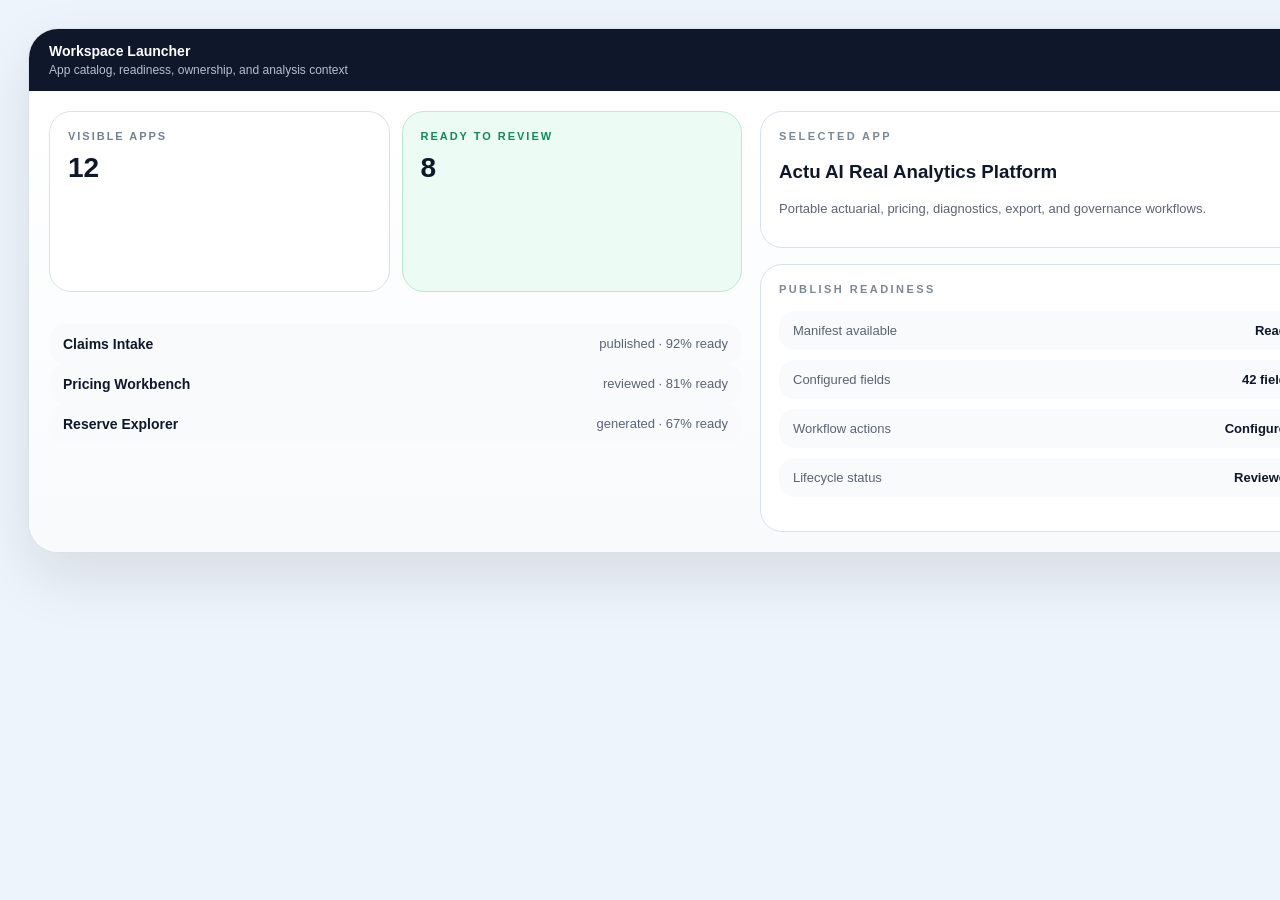
<file: screens/launcher.html>
<!doctype html>
<html lang="en">
  <head>
    <meta charset="UTF-8" />
    <meta name="viewport" content="width=device-width, initial-scale=1.0" />
    <title>Launcher Screenshot</title>
    <link rel="stylesheet" href="../styles.css" />
    <style>
      body { background: #eef4fb; padding: 28px; }
      .capture { width: 1320px; margin: 0 auto; }
    </style>
  </head>
  <body>
    <div class="capture">
      <article class="shot-frame">
        <div class="shot-header">
          <div>
            <div class="shot-title">Workspace Launcher</div>
            <div class="shot-subtitle">App catalog, readiness, ownership, and analysis context</div>
          </div>
          <div class="shot-lights"><span></span><span></span><span></span></div>
        </div>
        <div class="shot-body launcher-shot">
          <div class="shot-column">
            <div class="mini-metrics">
              <div class="mini-metric"><span>Visible Apps</span><strong>12</strong></div>
              <div class="mini-metric ok"><span>Ready To Review</span><strong>8</strong></div>
            </div>
            <div class="app-list">
              <div class="app-row"><strong>Claims Intake</strong><span>published · 92% ready</span></div>
              <div class="app-row"><strong>Pricing Workbench</strong><span>reviewed · 81% ready</span></div>
              <div class="app-row"><strong>Reserve Explorer</strong><span>generated · 67% ready</span></div>
            </div>
          </div>
          <div class="shot-column">
            <div class="detail-card">
              <div class="panel-kicker">Selected app</div>
              <h3>Actu AI Real Analytics Platform</h3>
              <p>Portable actuarial, pricing, diagnostics, export, and governance workflows.</p>
            </div>
            <div class="detail-card">
              <div class="panel-kicker">Publish readiness</div>
              <ul class="status-list">
                <li><span>Manifest available</span><strong>Ready</strong></li>
                <li><span>Configured fields</span><strong>42 fields</strong></li>
                <li><span>Workflow actions</span><strong>Configured</strong></li>
                <li><span>Lifecycle status</span><strong>Reviewed</strong></li>
              </ul>
            </div>
          </div>
        </div>
      </article>
    </div>
  </body>
</html>
</file>
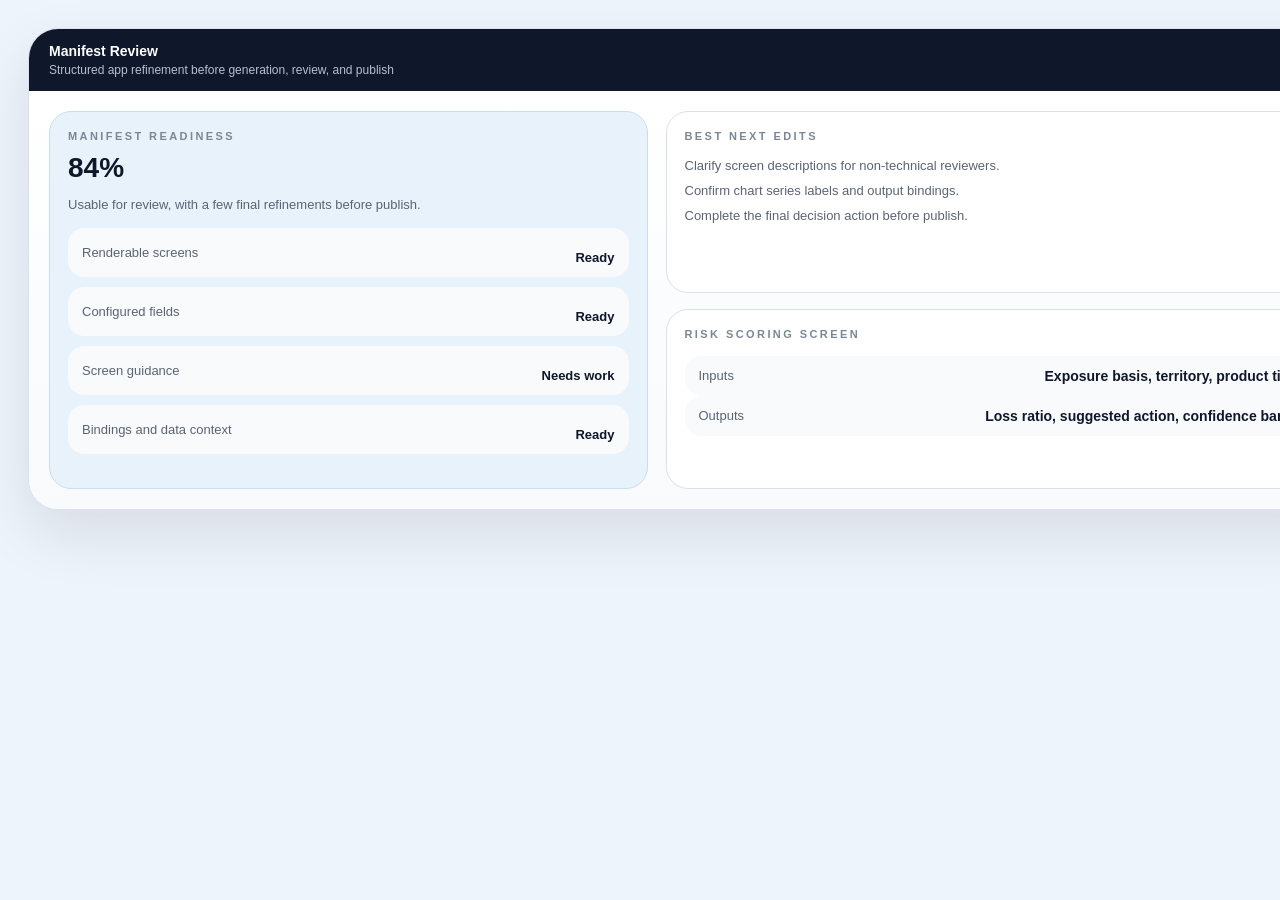
<file: screens/review.html>
<!doctype html>
<html lang="en">
  <head>
    <meta charset="UTF-8" />
    <meta name="viewport" content="width=device-width, initial-scale=1.0" />
    <title>Manifest Review Screenshot</title>
    <link rel="stylesheet" href="../styles.css" />
    <style>
      body { background: #eef4fb; padding: 28px; }
      .capture { width: 1320px; margin: 0 auto; }
    </style>
  </head>
  <body>
    <div class="capture">
      <article class="shot-frame">
        <div class="shot-header">
          <div>
            <div class="shot-title">Manifest Review</div>
            <div class="shot-subtitle">Structured app refinement before generation, review, and publish</div>
          </div>
          <div class="shot-lights"><span></span><span></span><span></span></div>
        </div>
        <div class="shot-body review-shot">
          <div class="readiness-card">
            <div class="panel-kicker">Manifest readiness</div>
            <strong>84%</strong>
            <p>Usable for review, with a few final refinements before publish.</p>
            <ul class="status-list">
              <li><span>Renderable screens</span><strong>Ready</strong></li>
              <li><span>Configured fields</span><strong>Ready</strong></li>
              <li><span>Screen guidance</span><strong>Needs work</strong></li>
              <li><span>Bindings and data context</span><strong>Ready</strong></li>
            </ul>
          </div>
          <div class="review-column">
            <div class="detail-card">
              <div class="panel-kicker">Best next edits</div>
              <ul class="plain-list">
                <li>Clarify screen descriptions for non-technical reviewers.</li>
                <li>Confirm chart series labels and output bindings.</li>
                <li>Complete the final decision action before publish.</li>
              </ul>
            </div>
            <div class="detail-card">
              <div class="panel-kicker">Risk scoring screen</div>
              <div class="tile-grid">
                <div class="tile"><span>Inputs</span><strong>Exposure basis, territory, product tier</strong></div>
                <div class="tile"><span>Outputs</span><strong>Loss ratio, suggested action, confidence band</strong></div>
              </div>
            </div>
          </div>
        </div>
      </article>
    </div>
  </body>
</html>
</file>
<file: styles.css>
:root {
  color-scheme: light;
  --bg: #f6f9fc;
  --bg-alt: #eef4fb;
  --surface: #ffffff;
  --surface-alt: #f8fafc;
  --border: #d9e2ec;
  --ink: #0f172a;
  --muted: #5b6474;
  --brand: #0f172a;
  --accent: #0f6cbd;
  --accent-soft: #e8f2fb;
  --ok: #0f8a5f;
  --ok-soft: #e6f6ef;
  --warn: #a75b00;
  --warn-soft: #fff3e0;
  --shadow: 0 24px 60px rgba(15, 23, 42, 0.1);
}

* {
  box-sizing: border-box;
}

html {
  scroll-behavior: smooth;
}

body {
  margin: 0;
  font-family: "Segoe UI", "Helvetica Neue", Arial, sans-serif;
  color: var(--ink);
  background:
    radial-gradient(circle at top right, rgba(15, 108, 189, 0.10), transparent 28%),
    linear-gradient(180deg, #f8fbff 0%, #ffffff 38%, var(--bg) 100%);
}

a {
  color: inherit;
  text-decoration: none;
}

.shell {
  width: min(1200px, calc(100% - 48px));
  margin: 0 auto;
}

.site-header {
  position: sticky;
  top: 0;
  z-index: 20;
  border-bottom: 1px solid rgba(217, 226, 236, 0.8);
  background: rgba(255, 255, 255, 0.92);
  backdrop-filter: blur(18px);
}

.header-shell,
.footer-shell {
  display: flex;
  align-items: center;
  justify-content: space-between;
  gap: 20px;
  padding: 18px 0;
}

.brand {
  display: flex;
  align-items: center;
  gap: 14px;
}

.brand-mark,
.hero-mark {
  display: grid;
  place-items: center;
  border-radius: 16px;
  background: var(--brand);
  color: white;
  font-weight: 700;
}

.brand-mark {
  width: 44px;
  height: 44px;
  font-size: 20px;
}

.hero-mark {
  width: 56px;
  height: 56px;
  background: linear-gradient(180deg, #1e293b, #0f172a);
}

.brand-name {
  font-size: 14px;
  font-weight: 700;
  letter-spacing: 0.02em;
}

.brand-product {
  margin-top: 3px;
  color: var(--muted);
  font-size: 11px;
  font-weight: 700;
  text-transform: uppercase;
  letter-spacing: 0.18em;
}

.header-links,
.footer-links {
  display: flex;
  gap: 22px;
  color: var(--muted);
  font-size: 14px;
  font-weight: 600;
}

.hero {
  padding: 72px 0 48px;
}

.hero-grid {
  display: grid;
  grid-template-columns: 1.05fr 0.95fr;
  gap: 48px;
  align-items: center;
}

.eyebrow,
.panel-kicker {
  font-size: 11px;
  font-weight: 700;
  text-transform: uppercase;
  letter-spacing: 0.22em;
}

.eyebrow {
  color: var(--accent);
}

.panel-kicker {
  color: #7b8794;
}

.hero h1,
.section h2 {
  margin: 18px 0 0;
  line-height: 1.04;
  letter-spacing: -0.035em;
}

.hero h1 {
  max-width: 900px;
  font-size: clamp(3rem, 5vw, 5.2rem);
}

.section h2 {
  font-size: clamp(2.1rem, 3vw, 3.4rem);
}

.hero-copy,
.section-heading p,
.info-card p,
.capability-card p,
.footer-copy {
  color: var(--muted);
  line-height: 1.8;
}

.hero-copy {
  margin-top: 22px;
  font-size: 18px;
  max-width: 760px;
}

.hero-actions {
  display: flex;
  flex-wrap: wrap;
  gap: 14px;
  margin-top: 28px;
}

.idea-flow {
  display: flex;
  flex-wrap: wrap;
  align-items: center;
  gap: 10px;
  margin-top: 22px;
}

.flow-chip,
.flow-arrow {
  font-size: 12px;
  font-weight: 700;
}

.flow-chip {
  padding: 10px 14px;
  border: 1px solid var(--border);
  border-radius: 999px;
  background: rgba(255, 255, 255, 0.92);
  color: var(--ink);
  letter-spacing: 0.02em;
  box-shadow: 0 8px 24px rgba(15, 23, 42, 0.06);
}

.flow-arrow {
  color: var(--accent);
}

.button {
  display: inline-flex;
  align-items: center;
  justify-content: center;
  min-height: 50px;
  padding: 0 22px;
  border-radius: 16px;
  font-size: 14px;
  font-weight: 700;
  transition: 0.2s ease;
}

.button-primary {
  background: var(--brand);
  color: white;
  box-shadow: 0 16px 40px rgba(15, 23, 42, 0.18);
}

.button-secondary {
  border: 1px solid var(--border);
  background: white;
  color: var(--ink);
}

.hero-metrics,
.three-up,
.capabilities-grid,
.screenshot-stack {
  margin-top: 34px;
}

.hero-metrics {
  display: grid;
  grid-template-columns: repeat(3, minmax(0, 1fr));
  gap: 16px;
}

.metric-card,
.info-card,
.capability-card {
  border: 1px solid var(--border);
  border-radius: 28px;
  background: var(--surface);
  box-shadow: var(--shadow);
}

.metric-card {
  padding: 22px;
}

.metric-label {
  font-size: 11px;
  font-weight: 700;
  text-transform: uppercase;
  letter-spacing: 0.18em;
  color: #75808f;
}

.metric-value {
  margin-top: 12px;
  font-size: 32px;
  font-weight: 700;
}

.metric-card p {
  margin: 10px 0 0;
  color: var(--muted);
  font-size: 14px;
  line-height: 1.7;
}

.hero-panel {
  position: relative;
  border: 1px solid #dbe6f2;
  border-radius: 36px;
  padding: 26px;
  color: white;
  background: linear-gradient(145deg, #0f172a 0%, #162338 45%, #0f172a 100%);
  box-shadow: 0 30px 80px rgba(15, 23, 42, 0.22);
}

.hero-panel-header {
  display: flex;
  align-items: flex-start;
  justify-content: space-between;
  gap: 18px;
}

.hero-panel-header h2 {
  margin: 10px 0 0;
  font-size: 28px;
  line-height: 1.15;
}

.hero-panel-grid {
  display: grid;
  grid-template-columns: repeat(2, minmax(0, 1fr));
  gap: 14px;
  margin-top: 24px;
}

.hero-panel-card {
  border: 1px solid rgba(255, 255, 255, 0.08);
  border-radius: 22px;
  background: rgba(255, 255, 255, 0.06);
  padding: 18px;
}

.hero-panel-card p {
  margin: 12px 0 0;
  color: #ced7e2;
  line-height: 1.7;
}

.section {
  padding: 46px 0;
}

.section-alt {
  background: linear-gradient(180deg, rgba(232, 242, 251, 0.65), rgba(246, 249, 252, 0));
}

.section-heading {
  max-width: 840px;
}

.section-heading p {
  margin-top: 18px;
  font-size: 17px;
}

.three-up {
  display: grid;
  grid-template-columns: repeat(3, minmax(0, 1fr));
  gap: 18px;
}

.info-card,
.capability-card {
  padding: 26px;
}

.info-card h3,
.capability-card h3 {
  margin: 0;
  font-size: 24px;
  line-height: 1.2;
}

.info-card p,
.capability-card p {
  margin: 16px 0 0;
  font-size: 15px;
}

.capabilities-grid {
  display: grid;
  grid-template-columns: repeat(2, minmax(0, 1fr));
  gap: 18px;
}

.screenshot-stack {
  display: grid;
  gap: 28px;
}

.shot-frame {
  overflow: hidden;
  border: 1px solid var(--border);
  border-radius: 30px;
  background: white;
  box-shadow: var(--shadow);
}

.shot-header {
  display: flex;
  align-items: center;
  justify-content: space-between;
  gap: 18px;
  padding: 14px 20px;
  background: #0f172a;
  color: white;
}

.shot-title {
  font-size: 14px;
  font-weight: 700;
}

.shot-subtitle {
  margin-top: 4px;
  color: #b5c1cf;
  font-size: 12px;
}

.shot-lights {
  display: flex;
  gap: 8px;
}

.shot-lights span {
  width: 10px;
  height: 10px;
  border-radius: 999px;
}

.shot-lights span:nth-child(1) { background: #fb7185; }
.shot-lights span:nth-child(2) { background: #fbbf24; }
.shot-lights span:nth-child(3) { background: #4ade80; }

.shot-body {
  padding: 20px;
  background: linear-gradient(180deg, #ffffff, #f8fafc);
}

.shot-image {
  display: block;
  width: 100%;
  height: auto;
  border: 1px solid var(--border);
  border-radius: 24px;
  background: #eef2f8;
  box-shadow: 0 12px 30px rgba(15, 23, 42, 0.08);
}

.launcher-shot,
.diagnostics-shot {
  display: grid;
  grid-template-columns: 1.1fr 0.9fr;
  gap: 18px;
}

.review-shot {
  display: grid;
  grid-template-columns: 0.95fr 1.05fr;
  gap: 18px;
}

.shot-column,
.review-column {
  display: grid;
  gap: 16px;
}

.mini-metrics {
  display: grid;
  grid-template-columns: repeat(2, minmax(0, 1fr));
  gap: 12px;
}

.mini-metric,
.detail-card,
.readiness-card,
.chart-card {
  border: 1px solid var(--border);
  border-radius: 22px;
  background: white;
  padding: 18px;
}

.mini-metric span {
  display: block;
  font-size: 11px;
  font-weight: 700;
  text-transform: uppercase;
  letter-spacing: 0.18em;
  color: #75808f;
}

.mini-metric strong,
.readiness-card strong {
  display: block;
  margin-top: 10px;
  font-size: 28px;
}

.mini-metric.ok {
  border-color: #b9ebd5;
  background: #ecfbf4;
}

.mini-metric.ok span,
.badge.ok {
  color: var(--ok);
}

.app-list,
.status-list,
.plain-list,
.tile-grid {
  margin-top: 16px;
}

.app-row,
.status-list li,
.tile {
  display: flex;
  align-items: center;
  justify-content: space-between;
  gap: 12px;
  border-radius: 16px;
  background: var(--surface-alt);
  padding: 12px 14px;
}

.app-row strong,
.tile strong {
  font-size: 14px;
}

.app-row span,
.status-list li span,
.tile span,
.detail-card p,
.readiness-card p,
.plain-list li {
  color: var(--muted);
  font-size: 13px;
}

.status-list,
.plain-list {
  list-style: none;
  padding: 0;
}

.status-list li + li,
.plain-list li + li {
  margin-top: 10px;
}

.status-list strong {
  font-size: 13px;
}

.readiness-card {
  background: var(--accent-soft);
  border-color: #c7def3;
}

.bars {
  display: grid;
  grid-template-columns: repeat(10, minmax(0, 1fr));
  gap: 8px;
  align-items: end;
  height: 240px;
  padding: 16px;
  border-radius: 20px;
  background: var(--surface-alt);
}

.bars div {
  display: flex;
  flex-direction: column;
  justify-content: end;
  gap: 3px;
  height: 100%;
}

.bars i,
.bars b {
  display: block;
  border-radius: 6px 6px 0 0;
}

.bars i {
  background: #b9dcff;
}

.bars b {
  background: rgba(15, 23, 42, 0.85);
}

.bars span {
  padding-top: 4px;
  font-size: 10px;
  text-align: center;
  color: #7b8794;
}

.badge {
  display: inline-flex;
  align-items: center;
  justify-content: center;
  min-height: 28px;
  padding: 0 12px;
  border-radius: 999px;
  background: var(--ok-soft);
  font-size: 11px;
  font-weight: 700;
}

.chart-head {
  display: flex;
  align-items: center;
  justify-content: space-between;
  gap: 12px;
  margin-bottom: 14px;
}

.site-footer {
  border-top: 1px solid var(--border);
  background: white;
}

.footer-copy {
  max-width: 540px;
  margin: 8px 0 0;
  font-size: 14px;
}

@media (max-width: 1100px) {
  .hero-grid,
  .launcher-shot,
  .review-shot,
  .diagnostics-shot,
  .three-up,
  .capabilities-grid {
    grid-template-columns: 1fr;
  }

  .hero-metrics {
    grid-template-columns: 1fr;
  }
}

@media (max-width: 760px) {
  .shell {
    width: min(100% - 28px, 1200px);
  }

  .header-shell,
  .footer-shell,
  .hero-panel-header {
    flex-direction: column;
    align-items: flex-start;
  }

  .header-links,
  .footer-links,
  .hero-actions,
  .mini-metrics,
  .hero-panel-grid,
  .tile-grid {
    flex-direction: column;
    grid-template-columns: 1fr;
  }

  .button {
    width: 100%;
  }
}
</file>
